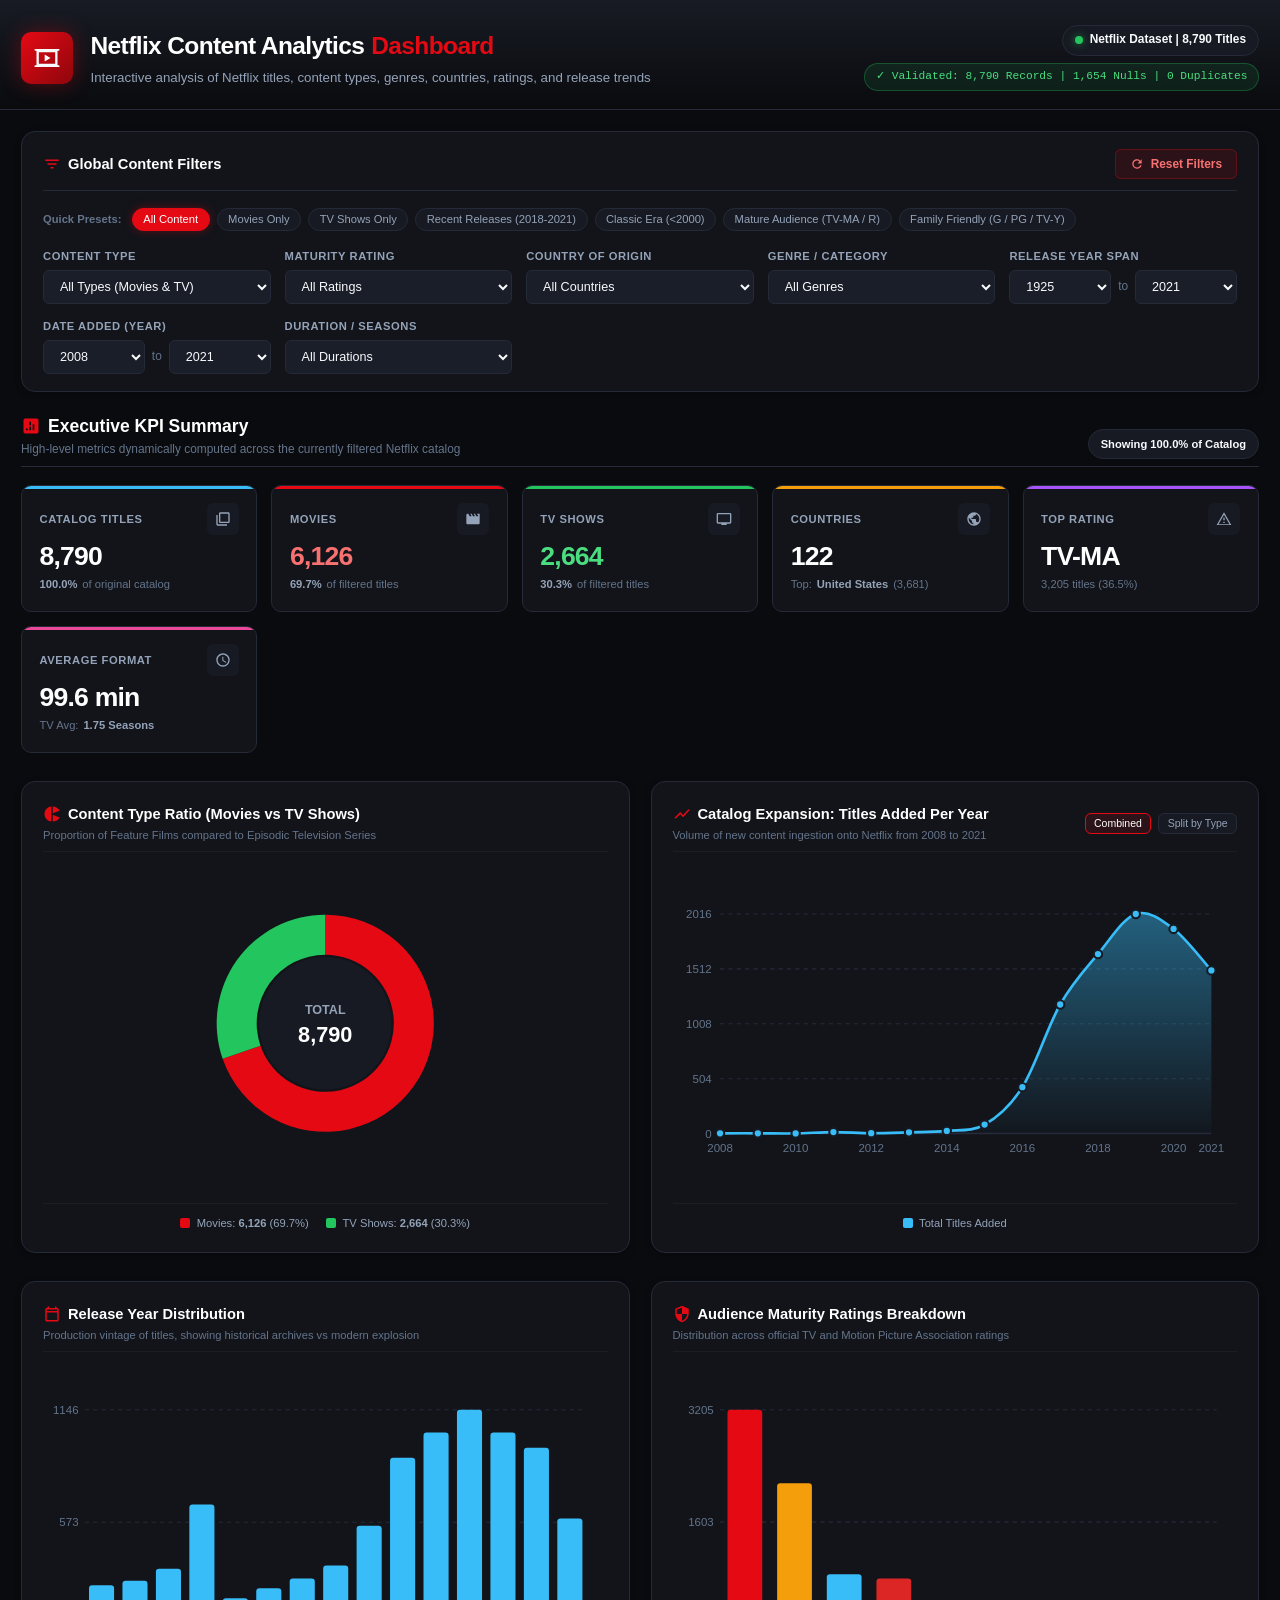
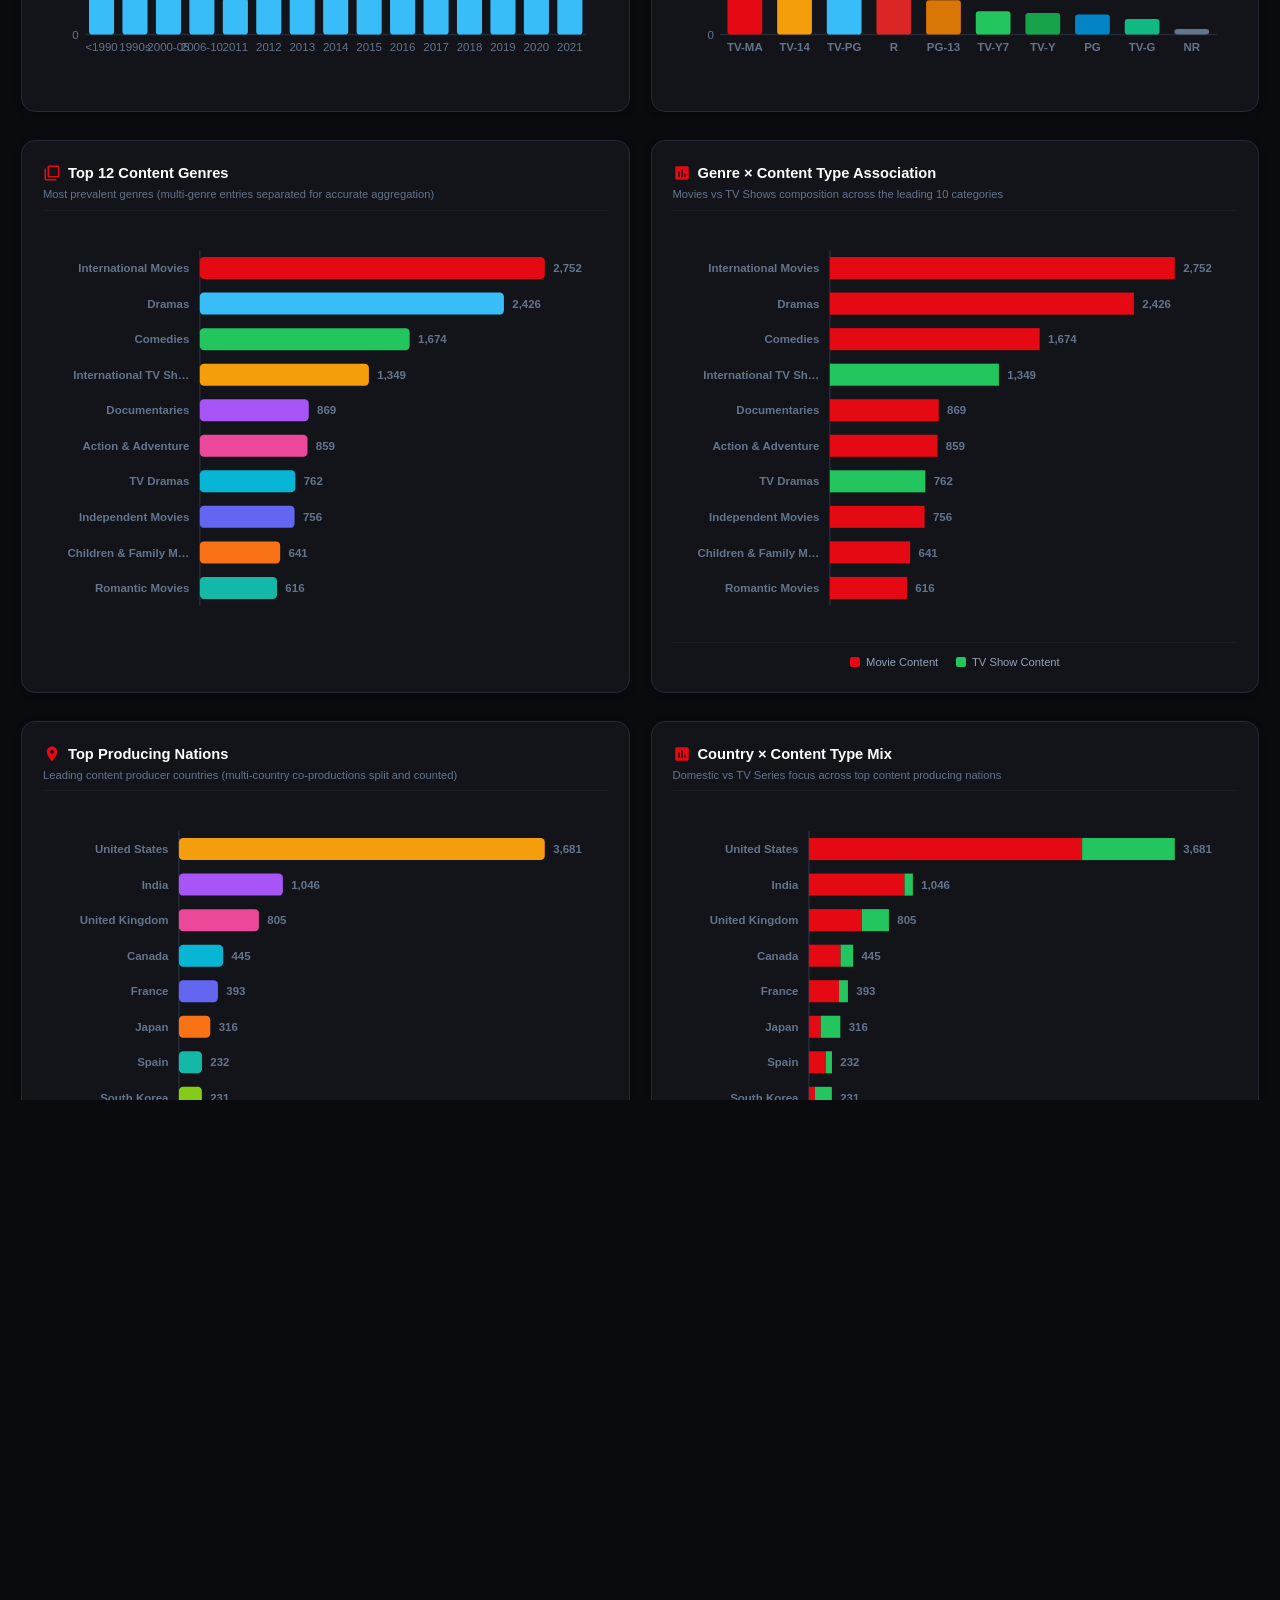
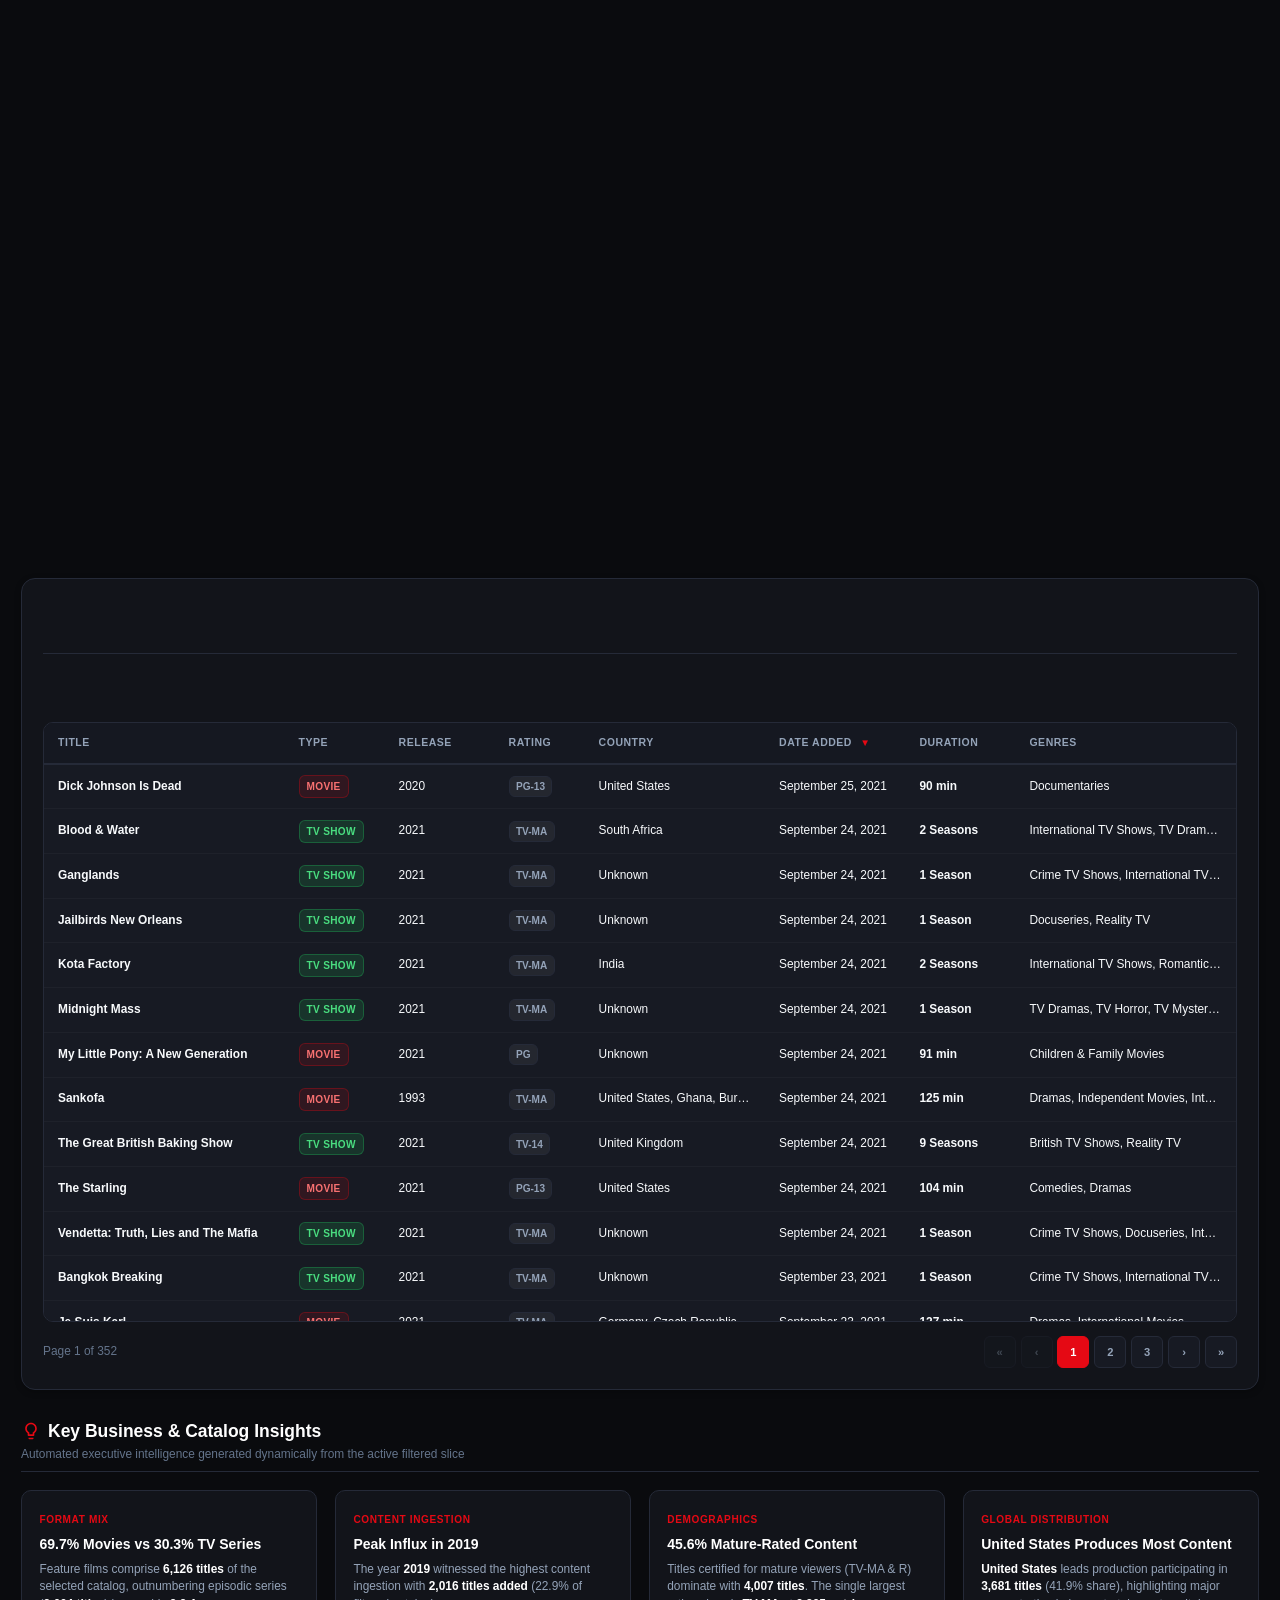
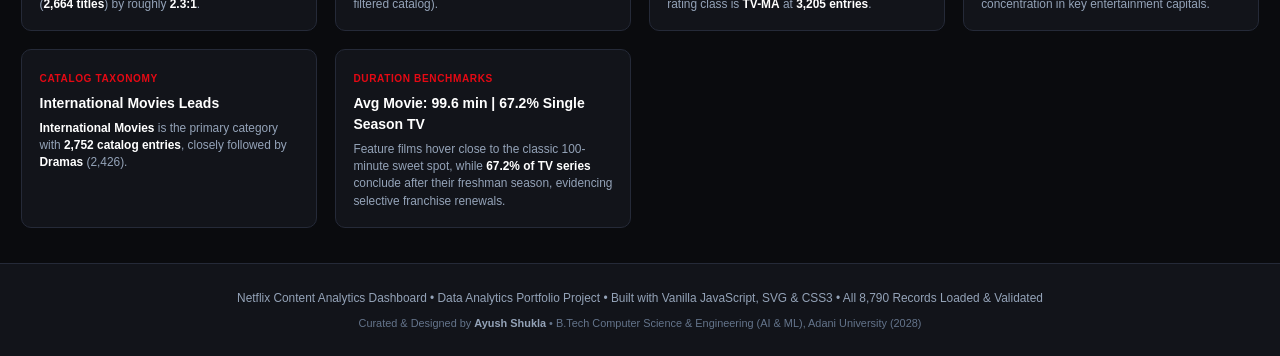
<file: index.html>
<!DOCTYPE html>
<html lang="en">
<head>
  <meta charset="UTF-8">
  <meta name="viewport" content="width=device-width, initial-scale=1.0">
  <meta name="description" content="Netflix Content Analytics Dashboard - Interactive Business Intelligence analysis of Netflix catalog titles, genres, release trends, content types, countries, and audience ratings.">
  <meta name="author" content="Ayush Shukla">
  <title>Netflix Content Analytics Dashboard</title>
  <link rel="stylesheet" href="styles.css">
</head>
<body>

  <!-- Floating Custom Tooltip Element -->
  <div id="dashboard-tooltip" role="tooltip" aria-hidden="true"></div>

  <!-- Dashboard Main Header -->
  <header class="dashboard-header" role="banner">
    <div class="dashboard-container header-inner">
      <div class="brand-section">
        <div class="brand-icon-wrapper" aria-hidden="true">
          <!-- Streaming analytics SVG icon -->
          <svg viewBox="0 0 24 24">
            <path d="M4 6h16v12H4z" fill="none" stroke="currentColor" stroke-width="2"/>
            <path d="M10 9l5 3-5 3V9z"/>
            <path d="M2 19h20M2 5h20" stroke="currentColor" stroke-width="1.5" stroke-linecap="round"/>
          </svg>
        </div>
        <div>
          <h1 class="brand-title">Netflix Content Analytics <span class="accent">Dashboard</span></h1>
          <p class="brand-subtitle">Interactive analysis of Netflix titles, content types, genres, countries, ratings, and release trends</p>
        </div>
      </div>

      <div class="header-status-section">
        <div class="dataset-badge" id="dataset-counter-badge">
          <span class="status-dot"></span>
          <span id="header-dataset-label">Netflix Dataset | <strong id="header-total-titles">8,790</strong> Titles</span>
        </div>
        <div class="validation-badge" id="header-validation-badge" title="Data Validation Status">
          ✓ Validated: 8,790 Records | 4,275 Nulls | 0 Duplicates
        </div>
      </div>
    </div>
  </header>

  <!-- Main Content Layout -->
  <main class="dashboard-container" role="main">

    <!-- GLOBAL FILTERS SECTION -->
    <section class="filter-panel" aria-label="Global Catalog Filters">
      <div class="filter-panel-header">
        <div class="filter-panel-title">
          <svg viewBox="0 0 24 24"><path d="M10 18h4v-2h-4v2zM3 6v2h18V6H3zm3 7h12v-2H6v2z"/></svg>
          <span>Global Content Filters</span>
          <span id="active-filter-count-badge" class="filter-chip" style="display:none;">0 Active</span>
        </div>
        <div class="filter-panel-actions">
          <button id="btn-reset-filters" class="btn btn-danger" type="button" title="Reset all filters back to full dataset">
            <svg width="14" height="14" viewBox="0 0 24 24" fill="currentColor"><path d="M17.65 6.35A7.958 7.958 0 0012 4c-4.42 0-7.99 3.58-7.99 8s3.57 8 7.99 8c3.73 0 6.84-2.55 7.73-6h-2.08A5.99 5.99 0 0112 18c-3.31 0-6-2.69-6-6s2.69-6 6-6c1.66 0 3.14.69 4.22 1.78L13 11h7V4l-2.35 2.35z"/></svg>
            Reset Filters
          </button>
        </div>
      </div>

      <!-- Quick Filter Presets -->
      <div class="quick-presets-bar" aria-label="Filter Presets">
        <span class="active-filters-label">Quick Presets:</span>
        <button type="button" class="preset-chip active" data-preset="all">All Content</button>
        <button type="button" class="preset-chip" data-preset="movies">Movies Only</button>
        <button type="button" class="preset-chip" data-preset="tv">TV Shows Only</button>
        <button type="button" class="preset-chip" data-preset="recent">Recent Releases (2018-2021)</button>
        <button type="button" class="preset-chip" data-preset="classics">Classic Era (&lt;2000)</button>
        <button type="button" class="preset-chip" data-preset="mature">Mature Audience (TV-MA / R)</button>
        <button type="button" class="preset-chip" data-preset="family">Family Friendly (G / PG / TV-Y)</button>
      </div>

      <!-- Main Controls Filter Grid -->
      <div class="filter-grid" style="margin-top: 1.25rem;">
        <!-- Type Filter -->
        <div class="filter-item">
          <label class="filter-label" for="filter-type">Content Type</label>
          <select id="filter-type" class="filter-select">
            <option value="ALL">All Types (Movies & TV)</option>
            <option value="Movie">Movies</option>
            <option value="TV Show">TV Shows</option>
          </select>
        </div>

        <!-- Rating Filter -->
        <div class="filter-item">
          <label class="filter-label" for="filter-rating">Maturity Rating</label>
          <select id="filter-rating" class="filter-select">
            <option value="ALL">All Ratings</option>
          </select>
        </div>

        <!-- Country Filter -->
        <div class="filter-item">
          <label class="filter-label" for="filter-country">Country of Origin</label>
          <select id="filter-country" class="filter-select">
            <option value="ALL">All Countries</option>
          </select>
        </div>

        <!-- Genre Filter -->
        <div class="filter-item">
          <label class="filter-label" for="filter-genre">Genre / Category</label>
          <select id="filter-genre" class="filter-select">
            <option value="ALL">All Genres</option>
          </select>
        </div>

        <!-- Release Year Range -->
        <div class="filter-item">
          <label class="filter-label" for="filter-year-min">Release Year Span</label>
          <div class="filter-range-group">
            <select id="filter-year-min" class="filter-select" aria-label="Min Release Year"></select>
            <span class="filter-range-sep">to</span>
            <select id="filter-year-max" class="filter-select" aria-label="Max Release Year"></select>
          </div>
        </div>

        <!-- Year Added Range -->
        <div class="filter-item">
          <label class="filter-label" for="filter-added-min">Date Added (Year)</label>
          <div class="filter-range-group">
            <select id="filter-added-min" class="filter-select" aria-label="Min Year Added"></select>
            <span class="filter-range-sep">to</span>
            <select id="filter-added-max" class="filter-select" aria-label="Max Year Added"></select>
          </div>
        </div>

        <!-- Duration Bracket Filter -->
        <div class="filter-item">
          <label class="filter-label" for="filter-duration">Duration / Seasons</label>
          <select id="filter-duration" class="filter-select">
            <option value="ALL">All Durations</option>
            <option value="MOV_SHORT">Movies: Short (&lt; 60 min)</option>
            <option value="MOV_MEDIUM">Movies: Standard (60 - 110 min)</option>
            <option value="MOV_LONG">Movies: Feature (110 - 150 min)</option>
            <option value="MOV_EPIC">Movies: Epic (&gt; 150 min)</option>
            <option value="TV_SINGLE">TV Shows: 1 Season (Limited/Miniseries)</option>
            <option value="TV_MULTI">TV Shows: 2 - 3 Seasons</option>
            <option value="TV_LONG">TV Shows: 4+ Seasons (Long-running)</option>
          </select>
        </div>
      </div>

      <!-- Active Filter Tags Display -->
      <div id="active-filters-container" class="active-filters-bar" style="display: none;">
        <span class="active-filters-label">Active Filter Criteria:</span>
        <div id="active-chips-list" style="display:inline-flex; flex-wrap:wrap; gap:0.5rem;"></div>
      </div>
    </section>

    <!-- KPI OVERVIEW SECTION -->
    <section class="kpi-section" aria-label="Key Performance Indicators">
      <div class="section-header">
        <div>
          <h2 class="section-title">
            <svg viewBox="0 0 24 24"><path d="M19 3H5c-1.1 0-2 .9-2 2v14c0 1.1.9 2 2 2h14c1.1 0 2-.9 2-2V5c0-1.1-.9-2-2-2zm-7 14h-2v-4h2v4zm0-6h-2V7h2v4zm4 6h-2v-7h2v7zm-8 0H6v-2h2v2z"/></svg>
            Executive KPI Summary
          </h2>
          <p class="section-desc">High-level metrics dynamically computed across the currently filtered Netflix catalog</p>
        </div>
        <div id="kpi-filter-share" class="dataset-badge" style="font-size: 0.8rem;">
          Showing 100% of Catalog
        </div>
      </div>

      <div class="kpi-grid">
        <!-- 1. Total Titles -->
        <div class="kpi-card total" id="kpi-total-card">
          <div class="kpi-header">
            <span class="kpi-title">Catalog Titles</span>
            <div class="kpi-icon">
              <svg viewBox="0 0 24 24"><path d="M4 6H2v14c0 1.1.9 2 2 2h14v-2H4V6zm16-4H8c-1.1 0-2 .9-2 2v12c0 1.1.9 2 2 2h12c1.1 0 2-.9 2-2V4c0-1.1-.9-2-2-2zm0 14H8V4h12v12z"/></svg>
            </div>
          </div>
          <div class="kpi-value" id="kpi-total-titles">8,790</div>
          <div class="kpi-subtext" id="kpi-total-sub">100% of entire catalog</div>
        </div>

        <!-- 2. Movies -->
        <div class="kpi-card movie" id="kpi-movies-card">
          <div class="kpi-header">
            <span class="kpi-title">Movies</span>
            <div class="kpi-icon">
              <svg viewBox="0 0 24 24"><path d="M18 4l2 4h-3l-2-4h-2l2 4h-3l-2-4H8l2 4H7L5 4H4c-1.1 0-1.99.9-1.99 2L2 18c0 1.1.9 2 2 2h16c1.1 0 2-.9 2-2V4h-4z"/></svg>
            </div>
          </div>
          <div class="kpi-value" id="kpi-movies-count" style="color: #f87171;">6,126</div>
          <div class="kpi-subtext" id="kpi-movies-pct"><strong>69.7%</strong> of filtered titles</div>
        </div>

        <!-- 3. TV Shows -->
        <div class="kpi-card tv" id="kpi-tv-card">
          <div class="kpi-header">
            <span class="kpi-title">TV Shows</span>
            <div class="kpi-icon">
              <svg viewBox="0 0 24 24"><path d="M21 3H3c-1.1 0-2 .9-2 2v12c0 1.1.9 2 2 2h5v2h8v-2h5c1.1 0 1.99-.9 1.99-2L23 5c0-1.1-.9-2-2-2zm0 14H3V5h18v12z"/></svg>
            </div>
          </div>
          <div class="kpi-value" id="kpi-tv-count" style="color: #4ade80;">2,664</div>
          <div class="kpi-subtext" id="kpi-tv-pct"><strong>30.3%</strong> of filtered titles</div>
        </div>

        <!-- 4. Unique Countries -->
        <div class="kpi-card country">
          <div class="kpi-header">
            <span class="kpi-title">Countries</span>
            <div class="kpi-icon">
              <svg viewBox="0 0 24 24"><path d="M12 2C6.48 2 2 6.48 2 12s4.48 10 10 10 10-4.48 10-10S17.52 2 12 2zm-1 17.93c-3.95-.49-7-3.85-7-7.93 0-.62.08-1.21.21-1.79L9 15v1c0 1.1.9 2 2 2v1.93zm6.9-2.54c-.26-.81-1-1.39-1.9-1.39h-1v-3c0-.55-.45-1-1-1H8v-2h2c.55 0 1-.45 1-1V7h2c1.1 0 2-.9 2-2v-.41c2.93 1.19 5 4.06 5 7.41 0 2.08-.8 3.97-2.1 5.39z"/></svg>
            </div>
          </div>
          <div class="kpi-value" id="kpi-countries-count">122</div>
          <div class="kpi-subtext" id="kpi-countries-top">Top: <strong>United States</strong></div>
        </div>

        <!-- 5. Ratings & Maturity -->
        <div class="kpi-card rating">
          <div class="kpi-header">
            <span class="kpi-title">Top Rating</span>
            <div class="kpi-icon">
              <svg viewBox="0 0 24 24"><path d="M12 2L1 21h22L12 2zm0 3.45l8.27 14.3H3.73L12 5.45zM11 10v4h2v-4h-2zm0 6v2h2v-2h-2z"/></svg>
            </div>
          </div>
          <div class="kpi-value" id="kpi-top-rating">TV-MA</div>
          <div class="kpi-subtext" id="kpi-top-rating-sub">3,205 titles (36.5%)</div>
        </div>

        <!-- 6. Movie Runtime / Seasons -->
        <div class="kpi-card duration">
          <div class="kpi-header">
            <span class="kpi-title">Average Format</span>
            <div class="kpi-icon">
              <svg viewBox="0 0 24 24"><path d="M11.99 2C6.47 2 2 6.48 2 12s4.47 10 9.99 10C17.52 22 22 17.52 22 12S17.52 2 11.99 2zM12 20c-4.42 0-8-3.58-8-8s3.58-8 8-8 8 3.58 8 8-3.58 8-8 8zm.5-13H11v6l5.25 3.15.75-1.23-4.5-2.67z"/></svg>
            </div>
          </div>
          <div class="kpi-value" id="kpi-avg-duration">99.6 min</div>
          <div class="kpi-subtext" id="kpi-avg-seasons">TV Avg: <strong>1.75 Seasons</strong></div>
        </div>
      </div>
    </section>

    <!-- CONTENT TYPE ANALYSIS & TIME TRENDS (SECTIONS 1 & 2) -->
    <div class="analytics-grid-two-col">
      <!-- SECTION 1: Content Type Distribution -->
      <div class="chart-card" id="card-type-distribution">
        <div class="chart-card-header">
          <div>
            <h3 class="chart-card-title">
              <svg viewBox="0 0 24 24"><path d="M11 2v20c-5.07-.5-9-4.79-9-10s3.93-9.5 9-10zm2 0v8.99L21.95 7.5C20.61 4.22 17.18 2 13 2zm0 11.01V22c4.18 0 7.61-2.22 8.95-5.5L13 13.01z"/></svg>
              Content Type Ratio (Movies vs TV Shows)
            </h3>
            <p class="chart-card-subtitle">Proportion of Feature Films compared to Episodic Television Series</p>
          </div>
        </div>
        <div class="chart-wrapper" id="chart-content-type-wrapper">
          <svg id="chart-content-type" class="svg-chart" viewBox="0 0 360 280"></svg>
        </div>
        <div class="chart-legend" id="legend-content-type"></div>
      </div>

      <!-- SECTION 2: Titles Added Over Time -->
      <div class="chart-card" id="card-added-time">
        <div class="chart-card-header">
          <div>
            <h3 class="chart-card-title">
              <svg viewBox="0 0 24 24"><path d="M3.5 18.49l6-6.01 4 4L22 6.92l-1.41-1.41-7.09 7.97-4-4L2 16.99z"/></svg>
              Catalog Expansion: Titles Added Per Year
            </h3>
            <p class="chart-card-subtitle">Volume of new content ingestion onto Netflix from 2008 to 2021</p>
          </div>
          <div class="chart-controls">
            <button type="button" class="chart-btn-toggle active" data-time-mode="total">Combined</button>
            <button type="button" class="chart-btn-toggle" data-time-mode="split">Split by Type</button>
          </div>
        </div>
        <div class="chart-wrapper" id="chart-added-time-wrapper">
          <svg id="chart-added-time" class="svg-chart" viewBox="0 0 540 280"></svg>
        </div>
        <div class="chart-legend" id="legend-added-time"></div>
      </div>
    </div>

    <!-- RELEASE ERA DISTRIBUTION & RATINGS ANALYSIS (SECTIONS 3 & 6) -->
    <div class="analytics-grid-two-col">
      <!-- SECTION 3: Release Year Distribution -->
      <div class="chart-card">
        <div class="chart-card-header">
          <div>
            <h3 class="chart-card-title">
              <svg viewBox="0 0 24 24"><path d="M19 4h-1V2h-2v2H8V2H6v2H5c-1.11 0-1.99.9-1.99 2L3 20c0 1.1.89 2 2 2h14c1.1 0 2-.9 2-2V6c0-1.1-.9-2-2-2zm0 16H5V10h14v10zm0-12H5V6h14v2z"/></svg>
              Release Year Distribution
            </h3>
            <p class="chart-card-subtitle">Production vintage of titles, showing historical archives vs modern explosion</p>
          </div>
        </div>
        <div class="chart-wrapper" id="chart-release-year-wrapper">
          <svg id="chart-release-year" class="svg-chart" viewBox="0 0 540 280"></svg>
        </div>
      </div>

      <!-- SECTION 6: Ratings Analysis -->
      <div class="chart-card">
        <div class="chart-card-header">
          <div>
            <h3 class="chart-card-title">
              <svg viewBox="0 0 24 24"><path d="M12 1L3 5v6c0 5.55 3.84 10.74 9 12 5.16-1.26 9-6.45 9-12V5l-9-4zm0 10.99h7c-.53 4.12-3.28 7.79-7 8.94V12H5V6.3l7-3.11v8.8z"/></svg>
              Audience Maturity Ratings Breakdown
            </h3>
            <p class="chart-card-subtitle">Distribution across official TV and Motion Picture Association ratings</p>
          </div>
        </div>
        <div class="chart-wrapper" id="chart-ratings-wrapper">
          <svg id="chart-ratings" class="svg-chart" viewBox="0 0 540 280"></svg>
        </div>
      </div>
    </div>

    <!-- TOP GENRES & GENRE BY CONTENT TYPE (SECTIONS 4 & 9) -->
    <div class="analytics-grid-two-col">
      <!-- SECTION 4: Top Genres -->
      <div class="chart-card">
        <div class="chart-card-header">
          <div>
            <h3 class="chart-card-title">
              <svg viewBox="0 0 24 24"><path d="M4 6H2v14c0 1.1.9 2 2 2h14v-2H4V6zm16-4H8c-1.1 0-2 .9-2 2v12c0 1.1.9 2 2 2h12c1.1 0 2-.9 2-2V4c0-1.1-.9-2-2-2zm0 14H8V4h12v12z"/></svg>
              Top 12 Content Genres
            </h3>
            <p class="chart-card-subtitle">Most prevalent genres (multi-genre entries separated for accurate aggregation)</p>
          </div>
        </div>
        <div class="chart-wrapper tall" id="chart-top-genres-wrapper">
          <svg id="chart-top-genres" class="svg-chart" viewBox="0 0 540 380"></svg>
        </div>
      </div>

      <!-- SECTION 9: Genre x Content Type -->
      <div class="chart-card">
        <div class="chart-card-header">
          <div>
            <h3 class="chart-card-title">
              <svg viewBox="0 0 24 24"><path d="M19 3H5c-1.1 0-2 .9-2 2v14c0 1.1.9 2 2 2h14c1.1 0 2-.9 2-2V5c0-1.1-.9-2-2-2zM9 17H7v-7h2v7zm4 0h-2V7h2v10zm4 0h-2v-4h2v4z"/></svg>
              Genre × Content Type Association
            </h3>
            <p class="chart-card-subtitle">Movies vs TV Shows composition across the leading 10 categories</p>
          </div>
        </div>
        <div class="chart-wrapper tall" id="chart-genre-type-wrapper">
          <svg id="chart-genre-type" class="svg-chart" viewBox="0 0 540 380"></svg>
        </div>
        <div class="chart-legend" id="legend-genre-type"></div>
      </div>
    </div>

    <!-- TOP COUNTRIES & COUNTRY BY CONTENT TYPE (SECTIONS 5 & 10) -->
    <div class="analytics-grid-two-col">
      <!-- SECTION 5: Top Countries -->
      <div class="chart-card">
        <div class="chart-card-header">
          <div>
            <h3 class="chart-card-title">
              <svg viewBox="0 0 24 24"><path d="M12 2C8.13 2 5 5.13 5 9c0 5.25 7 13 7 13s7-7.75 7-13c0-3.87-3.13-7-7-7zm0 9.5c-1.38 0-2.5-1.12-2.5-2.5s1.12-2.5 2.5-2.5 2.5 1.12 2.5 2.5-1.12 2.5-2.5 2.5z"/></svg>
              Top Producing Nations
            </h3>
            <p class="chart-card-subtitle">Leading content producer countries (multi-country co-productions split and counted)</p>
          </div>
        </div>
        <div class="chart-wrapper tall" id="chart-top-countries-wrapper">
          <svg id="chart-top-countries" class="svg-chart" viewBox="0 0 540 380"></svg>
        </div>
        <p style="font-size:0.75rem; color:var(--text-muted); margin-top:0.5rem; text-align:center;">
          * Note: International co-productions involving multiple countries are counted for each partner country.
        </p>
      </div>

      <!-- SECTION 10: Country x Content Type -->
      <div class="chart-card">
        <div class="chart-card-header">
          <div>
            <h3 class="chart-card-title">
              <svg viewBox="0 0 24 24"><path d="M19 3H5c-1.1 0-2 .9-2 2v14c0 1.1.9 2 2 2h14c1.1 0 2-.9 2-2V5c0-1.1-.9-2-2-2zM9 17H7v-7h2v7zm4 0h-2V7h2v10zm4 0h-2v-4h2v4z"/></svg>
              Country × Content Type Mix
            </h3>
            <p class="chart-card-subtitle">Domestic vs TV Series focus across top content producing nations</p>
          </div>
        </div>
        <div class="chart-wrapper tall" id="chart-country-type-wrapper">
          <svg id="chart-country-type" class="svg-chart" viewBox="0 0 540 380"></svg>
        </div>
        <div class="chart-legend" id="legend-country-type"></div>
      </div>
    </div>

    <!-- DURATION & SEASON ANALYSIS (SECTIONS 7 & 8) -->
    <div class="analytics-grid-two-col">
      <!-- SECTION 7: Movie Duration Analysis -->
      <div class="chart-card">
        <div class="chart-card-header">
          <div>
            <h3 class="chart-card-title">
              <svg viewBox="0 0 24 24"><path d="M11.99 2C6.47 2 2 6.48 2 12s4.47 10 9.99 10C17.52 22 22 17.52 22 12S17.52 2 11.99 2zM12 20c-4.42 0-8-3.58-8-8s3.58-8 8-8 8 3.58 8 8-3.58 8-8 8zm.5-13H11v6l5.25 3.15.75-1.23-4.5-2.67z"/></svg>
              Movie Duration Distribution (Minutes)
            </h3>
            <p class="chart-card-subtitle">Distribution of feature film runtimes across standard duration brackets</p>
          </div>
          <div id="movie-duration-badge" class="td-rating-badge">Avg: 99.6 min</div>
        </div>
        <div class="chart-wrapper" id="chart-movie-duration-wrapper">
          <svg id="chart-movie-duration" class="svg-chart" viewBox="0 0 540 280"></svg>
        </div>
      </div>

      <!-- SECTION 8: TV Show Seasons Analysis -->
      <div class="chart-card">
        <div class="chart-card-header">
          <div>
            <h3 class="chart-card-title">
              <svg viewBox="0 0 24 24"><path d="M21 3H3c-1.1 0-2 .9-2 2v12c0 1.1.9 2 2 2h5v2h8v-2h5c1.1 0 1.99-.9 1.99-2L23 5c0-1.1-.9-2-2-2zm0 14H3V5h18v12z"/></svg>
              TV Show Season Lifespan
            </h3>
            <p class="chart-card-subtitle">Series continuation rate illustrating single-season vs multi-season renewals</p>
          </div>
          <div id="tv-season-badge" class="td-rating-badge">Avg: 1.75 Seasons</div>
        </div>
        <div class="chart-wrapper" id="chart-tv-seasons-wrapper">
          <svg id="chart-tv-seasons" class="svg-chart" viewBox="0 0 540 280"></svg>
        </div>
      </div>
    </div>

    <!-- ADVANCED ANALYTICS (SECTION 10: GROWTH VELOCITY) -->
    <div class="analytics-full-col">
      <div class="chart-card">
        <div class="chart-card-header">
          <div>
            <h3 class="chart-card-title">
              <svg viewBox="0 0 24 24"><path d="M16 6l2.29 2.29-4.88 4.88-4-4L2 16.59 3.41 18l6-6 4 4 6.3-6.29L22 12V6z"/></svg>
              Catalog Growth Velocity & Year-over-Year Trajectory
            </h3>
            <p class="chart-card-subtitle">Historical cumulative catalog scale and annual expansion momentum</p>
          </div>
        </div>
        <div class="chart-wrapper" id="chart-growth-trajectory-wrapper" style="height: 280px;">
          <svg id="chart-growth-trajectory" class="svg-chart" viewBox="0 0 1080 260"></svg>
        </div>
      </div>
    </div>

    <!-- CONTENT EXPLORER (INTERACTIVE DATA TABLE) -->
    <section class="table-card" aria-label="Interactive Content Explorer">
      <div class="section-header">
        <div>
          <h2 class="section-title">
            <svg viewBox="0 0 24 24"><path d="M3 13h2v-2H3v2zm0 4h2v-2H3v2zm0-8h2V7H3v2zm4 4h14v-2H7v2zm0 4h14v-2H7v2zM7 7v2h14V7H7z"/></svg>
            Netflix Content Explorer
          </h2>
          <p class="section-desc">Search, sort, filter, and inspect detailed records from the active catalog</p>
        </div>
        <div class="table-actions">
          <button id="btn-export-csv" class="btn btn-secondary" type="button" title="Download current filtered dataset as CSV">
            <svg width="14" height="14" viewBox="0 0 24 24" fill="currentColor"><path d="M19 9h-4V3H9v6H5l7 7 7-7zM5 18v2h14v-2H5z"/></svg>
            Export CSV
          </button>
          <button id="btn-export-json" class="btn btn-secondary" type="button" title="Download current filtered dataset as JSON">
            <svg width="14" height="14" viewBox="0 0 24 24" fill="currentColor"><path d="M19 9h-4V3H9v6H5l7 7 7-7zM5 18v2h14v-2H5z"/></svg>
            Export JSON
          </button>
        </div>
      </div>

      <!-- Table Search & Controls Toolbar -->
      <div class="table-toolbar">
        <div class="search-box-wrapper">
          <svg class="search-box-icon" viewBox="0 0 24 24"><path d="M15.5 14h-.79l-.28-.27A6.471 6.471 0 0016 9.5 6.5 6.5 0 109.5 16c1.61 0 3.09-.59 4.23-1.57l.27.28v.79l5 4.99L20.49 19l-4.99-5zm-6 0C7.01 14 5 11.99 5 9.5S7.01 5 9.5 5 14 7.01 14 9.5 11.99 14 9.5 14z"/></svg>
          <input type="text" id="table-search-input" class="search-input" placeholder="Search by title, genre, country, cast, director..." aria-label="Search content">
          <button type="button" id="table-search-clear" class="search-clear-btn" aria-label="Clear search">&times;</button>
        </div>

        <div style="display: flex; align-items: center; gap: 1rem;">
          <div class="table-results-count" id="table-results-summary">Showing 1 - 25 of 8,790 titles</div>
          <div style="display:flex; align-items:center; gap:0.5rem;">
            <label for="table-page-size" style="font-size:0.8rem; color:var(--text-muted);">Rows:</label>
            <select id="table-page-size" class="filter-select" style="width: auto; padding: 0.35rem 0.6rem;">
              <option value="10">10</option>
              <option value="25" selected>25</option>
              <option value="50">50</option>
              <option value="100">100</option>
            </select>
          </div>
        </div>
      </div>

      <!-- Scrollable Data Table Container -->
      <div class="table-scroll-container">
        <table class="data-table" id="content-table" aria-label="Netflix titles list">
          <thead>
            <tr>
              <th data-sort="title" style="min-width: 220px;">Title <span class="sort-indicator" id="sort-title"></span></th>
              <th data-sort="type" style="width: 100px;">Type <span class="sort-indicator" id="sort-type"></span></th>
              <th data-sort="release_year" style="width: 110px;">Release <span class="sort-indicator" id="sort-release_year"></span></th>
              <th data-sort="rating" style="width: 90px;">Rating <span class="sort-indicator" id="sort-rating"></span></th>
              <th data-sort="country" style="min-width: 160px;">Country <span class="sort-indicator" id="sort-country"></span></th>
              <th data-sort="date_added" style="min-width: 140px;">Date Added <span class="sort-indicator" id="sort-date_added"></span></th>
              <th data-sort="duration_raw" style="width: 110px;">Duration <span class="sort-indicator" id="sort-duration_raw"></span></th>
              <th data-sort="listed_in" style="min-width: 220px;">Genres <span class="sort-indicator" id="sort-listed_in"></span></th>
            </tr>
          </thead>
          <tbody id="table-body">
            <!-- Dynamically populated rows -->
          </tbody>
        </table>
      </div>

      <!-- Pagination Footer -->
      <div class="table-pagination">
        <div class="pagination-info" id="pagination-page-indicator">Page 1 of 352</div>
        <div class="pagination-controls" id="pagination-controls-bar"></div>
      </div>
    </section>

    <!-- DYNAMIC BUSINESS INSIGHTS SECTION (SECTION 9) -->
    <section class="insights-section" aria-label="Key Business Insights">
      <div class="section-header">
        <div>
          <h2 class="section-title">
            <svg viewBox="0 0 24 24"><path d="M9 21c0 .55.45 1 1 1h4c.55 0 1-.45 1-1v-1H9v1zm3-19C8.14 2 5 5.14 5 9c0 2.38 1.19 4.47 3 5.74V17c0 .55.45 1 1 1h6c.55 0 1-.45 1-1v-2.26c1.81-1.27 3-3.36 3-5.74 0-3.86-3.14-7-7-7zm2.85 11.1l-.85.6V16h-4v-2.3l-.85-.6C7.8 12.16 7 10.63 7 9c0-2.76 2.24-5 5-5s5 2.24 5 5c0 1.63-.8 3.16-2.15 4.1z"/></svg>
            Key Business & Catalog Insights
          </h2>
          <p class="section-desc">Automated executive intelligence generated dynamically from the active filtered slice</p>
        </div>
      </div>

      <div class="insights-grid" id="insights-container">
        <!-- Dynamically injected insight cards -->
      </div>
    </section>

  </main>

  <!-- TITLE DETAILS MODAL INSPECTOR -->
  <div id="title-modal" class="modal-overlay" role="dialog" aria-modal="true" aria-hidden="true">
    <div class="modal-container">
      <div class="modal-header">
        <button id="modal-close-btn" class="modal-close-btn" type="button" aria-label="Close details">&times;</button>
        <h3 class="modal-title" id="modal-title-text">Title Details</h3>
        <div class="modal-meta-row" id="modal-meta-row"></div>
      </div>
      <div class="modal-body">
        <div class="modal-synopsis" id="modal-synopsis-text"></div>
        <div class="modal-detail-grid" id="modal-details-grid"></div>
      </div>
    </div>
  </div>

  <!-- PORTFOLIO READY FOOTER -->
  <footer class="dashboard-footer" role="contentinfo">
    <div class="dashboard-container">
      <p class="footer-text" id="footer-text">
        Netflix Content Analytics Dashboard • Data Analytics Portfolio Project • Built with Vanilla JavaScript, SVG &amp; CSS3 • All 8,790 Records Loaded &amp; Validated
      </p>
      <p class="footer-credits">
        Curated &amp; Designed by <strong>Ayush Shukla</strong> • B.Tech Computer Science &amp; Engineering (AI &amp; ML), Adani University (2028)
      </p>
    </div>
  </footer>

  <!-- Pre-bundled Data and Application Logic -->
  <script src="data.js"></script>
  <script src="app.js"></script>
</body>
</html>
</file>
<file: styles.css>
/* ==========================================================================
   Netflix Content Analytics Dashboard - Professional BI Stylesheet
   Designed with Dark Streaming Interface Aesthetics, Modern Typography & Responsive Layout
   ========================================================================== */

:root {
  /* Color Palette */
  --bg-base: #0a0b0e;
  --bg-surface: #12141a;
  --bg-card: #171a23;
  --bg-card-hover: #1e222e;
  --bg-input: #1a1e28;
  --bg-glass: rgba(23, 26, 35, 0.85);

  --border-subtle: #252a38;
  --border-focus: #e50914;
  --border-light: rgba(255, 255, 255, 0.08);

  --text-primary: #f8fafc;
  --text-secondary: #94a3b8;
  --text-muted: #64748b;
  --text-light: #ffffff;

  /* Brand Accents */
  --accent-netflix: #e50914;
  --accent-netflix-glow: rgba(229, 9, 20, 0.35);
  --accent-netflix-subtle: rgba(229, 9, 20, 0.12);
  --accent-movie: #e50914;
  --accent-tv: #22c55e;
  --accent-tv-subtle: rgba(34, 197, 94, 0.15);

  /* Chart & Category Palette */
  --chart-red: #e50914;
  --chart-green: #22c55e;
  --chart-blue: #38bdf8;
  --chart-amber: #f59e0b;
  --chart-purple: #a855f7;
  --chart-pink: #ec4899;
  --chart-cyan: #06b6d4;
  --chart-indigo: #6366f1;
  --chart-orange: #f97316;
  --chart-teal: #14b8a6;

  /* Typography */
  --font-family: -apple-system, BlinkMacSystemFont, "Segoe UI", Roboto, "Helvetica Neue", Arial, sans-serif;
  --font-mono: ui-monospace, SFMono-Regular, Menlo, Monaco, Consolas, "Liberation Mono", monospace;

  /* Elevation */
  --shadow-sm: 0 2px 6px rgba(0, 0, 0, 0.25);
  --shadow-md: 0 4px 14px rgba(0, 0, 0, 0.35);
  --shadow-lg: 0 10px 30px rgba(0, 0, 0, 0.5);
  --shadow-glow: 0 0 20px var(--accent-netflix-glow);

  /* Dimensions & Radius */
  --radius-sm: 6px;
  --radius-md: 10px;
  --radius-lg: 14px;
  --radius-full: 9999px;
  --header-height: 72px;
}

/* Reset & Box Sizing */
*, *::before, *::after {
  box-sizing: border-box;
  margin: 0;
  padding: 0;
}

html {
  font-size: 14px;
  scroll-behavior: smooth;
  color-scheme: dark;
}

body {
  font-family: var(--font-family);
  background-color: var(--bg-base);
  color: var(--text-primary);
  line-height: 1.5;
  min-height: 100vh;
  display: flex;
  flex-direction: column;
  overflow-x: hidden;
  -webkit-font-smoothing: antialiased;
}

/* Base Container */
.dashboard-container {
  width: 100%;
  max-width: 1560px;
  margin: 0 auto;
  padding: 0 1.5rem;
}

/* ==========================================================================
   Header Styles
   ========================================================================== */
.dashboard-header {
  background: linear-gradient(180deg, #181b24 0%, var(--bg-base) 100%);
  border-bottom: 1px solid var(--border-subtle);
  padding: 1.75rem 0 1.25rem 0;
  position: relative;
}

.header-inner {
  display: flex;
  justify-content: space-between;
  align-items: center;
  flex-wrap: wrap;
  gap: 1.5rem;
}

.brand-section {
  display: flex;
  align-items: center;
  gap: 1.25rem;
}

.brand-icon-wrapper {
  width: 52px;
  height: 52px;
  background: linear-gradient(135deg, #e50914 0%, #8e060c 100%);
  border-radius: var(--radius-md);
  display: flex;
  align-items: center;
  justify-content: center;
  box-shadow: var(--shadow-glow);
  flex-shrink: 0;
}

.brand-icon-wrapper svg {
  width: 28px;
  height: 28px;
  fill: #ffffff;
}

.brand-title {
  font-size: 1.75rem;
  font-weight: 800;
  color: var(--text-light);
  letter-spacing: -0.025em;
  display: flex;
  align-items: center;
  gap: 0.5rem;
}

.brand-title span.accent {
  color: var(--accent-netflix);
}

.brand-subtitle {
  font-size: 0.95rem;
  color: var(--text-secondary);
  margin-top: 0.25rem;
  max-width: 780px;
}

.header-status-section {
  display: flex;
  flex-direction: column;
  align-items: flex-end;
  gap: 0.5rem;
}

.dataset-badge {
  display: inline-flex;
  align-items: center;
  gap: 0.5rem;
  padding: 0.4rem 0.85rem;
  background: var(--bg-card);
  border: 1px solid var(--border-subtle);
  border-radius: var(--radius-full);
  font-size: 0.85rem;
  font-weight: 600;
  color: var(--text-primary);
}

.dataset-badge .status-dot {
  width: 8px;
  height: 8px;
  background-color: var(--accent-tv);
  border-radius: 50%;
  box-shadow: 0 0 8px rgba(34, 197, 94, 0.6);
  animation: pulse-dot 2s infinite;
}

@keyframes pulse-dot {
  0% { transform: scale(0.95); opacity: 0.8; }
  50% { transform: scale(1.15); opacity: 1; }
  100% { transform: scale(0.95); opacity: 0.8; }
}

.validation-badge {
  display: inline-flex;
  align-items: center;
  gap: 0.4rem;
  padding: 0.35rem 0.75rem;
  background: rgba(34, 197, 94, 0.1);
  border: 1px solid rgba(34, 197, 94, 0.3);
  border-radius: var(--radius-full);
  font-size: 0.8rem;
  font-family: var(--font-mono);
  font-weight: 500;
  color: #4ade80;
}

/* ==========================================================================
   Global Filter Panel
   ========================================================================== */
.filter-panel {
  background: var(--bg-surface);
  border: 1px solid var(--border-subtle);
  border-radius: var(--radius-lg);
  padding: 1.25rem 1.5rem;
  margin: 1.5rem 0;
  box-shadow: var(--shadow-sm);
  position: relative;
}

.filter-panel-header {
  display: flex;
  justify-content: space-between;
  align-items: center;
  flex-wrap: wrap;
  gap: 1rem;
  margin-bottom: 1.25rem;
  padding-bottom: 0.75rem;
  border-bottom: 1px solid var(--border-subtle);
}

.filter-panel-title {
  display: flex;
  align-items: center;
  gap: 0.5rem;
  font-size: 1.05rem;
  font-weight: 700;
  color: var(--text-light);
}

.filter-panel-title svg {
  width: 18px;
  height: 18px;
  fill: var(--accent-netflix);
}

.filter-panel-actions {
  display: flex;
  align-items: center;
  gap: 0.75rem;
}

.btn {
  display: inline-flex;
  align-items: center;
  justify-content: center;
  gap: 0.5rem;
  padding: 0.5rem 1rem;
  border-radius: var(--radius-sm);
  font-size: 0.85rem;
  font-weight: 600;
  cursor: pointer;
  transition: all 0.2s ease;
  border: 1px solid transparent;
  outline: none;
}

.btn-secondary {
  background: var(--bg-card);
  color: var(--text-primary);
  border-color: var(--border-subtle);
}

.btn-secondary:hover {
  background: var(--bg-card-hover);
  border-color: var(--border-light);
  color: var(--text-light);
}

.btn-danger {
  background: var(--accent-netflix-subtle);
  color: #f87171;
  border-color: rgba(229, 9, 20, 0.3);
}

.btn-danger:hover {
  background: var(--accent-netflix);
  color: #ffffff;
  border-color: var(--accent-netflix);
  box-shadow: 0 0 12px var(--accent-netflix-glow);
}

.btn-primary {
  background: var(--accent-netflix);
  color: #ffffff;
  border-color: var(--accent-netflix);
}

.btn-primary:hover {
  background: #f40612;
  box-shadow: 0 0 14px var(--accent-netflix-glow);
}

.filter-grid {
  display: grid;
  grid-template-columns: repeat(auto-fit, minmax(200px, 1fr));
  gap: 1rem;
}

.filter-item {
  display: flex;
  flex-direction: column;
  gap: 0.4rem;
}

.filter-label {
  font-size: 0.8rem;
  font-weight: 600;
  color: var(--text-secondary);
  text-transform: uppercase;
  letter-spacing: 0.05em;
  display: flex;
  align-items: center;
  justify-content: space-between;
}

.filter-input-wrapper {
  position: relative;
  display: flex;
  align-items: center;
}

.filter-select,
.filter-input {
  width: 100%;
  background: var(--bg-input);
  border: 1px solid var(--border-subtle);
  border-radius: var(--radius-sm);
  padding: 0.55rem 0.85rem;
  color: var(--text-primary);
  font-size: 0.9rem;
  font-family: inherit;
  transition: all 0.2s ease;
  outline: none;
}

.filter-select:hover,
.filter-input:hover {
  border-color: rgba(255, 255, 255, 0.2);
}

.filter-select:focus,
.filter-input:focus {
  border-color: var(--accent-netflix);
  box-shadow: 0 0 0 2px var(--accent-netflix-subtle);
}

.filter-range-group {
  display: flex;
  align-items: center;
  gap: 0.5rem;
}

.filter-range-sep {
  color: var(--text-muted);
  font-size: 0.85rem;
}

/* Active Filter Chips */
.active-filters-bar {
  display: flex;
  align-items: center;
  flex-wrap: wrap;
  gap: 0.5rem;
  margin-top: 1rem;
  padding-top: 0.75rem;
  border-top: 1px dashed var(--border-subtle);
}

.active-filters-label {
  font-size: 0.8rem;
  font-weight: 600;
  color: var(--text-muted);
  margin-right: 0.25rem;
}

.filter-chip {
  display: inline-flex;
  align-items: center;
  gap: 0.4rem;
  background: var(--accent-netflix-subtle);
  border: 1px solid rgba(229, 9, 20, 0.35);
  color: #fca5a5;
  padding: 0.25rem 0.65rem;
  border-radius: var(--radius-full);
  font-size: 0.75rem;
  font-weight: 500;
}

.filter-chip-remove {
  cursor: pointer;
  display: inline-flex;
  align-items: center;
  justify-content: center;
  width: 14px;
  height: 14px;
  border-radius: 50%;
  background: rgba(255, 255, 255, 0.1);
  transition: background 0.15s ease;
}

.filter-chip-remove:hover {
  background: var(--accent-netflix);
  color: #ffffff;
}

/* Quick Filter Presets */
.quick-presets-bar {
  display: flex;
  align-items: center;
  flex-wrap: wrap;
  gap: 0.5rem;
  margin-top: 0.75rem;
}

.preset-chip {
  padding: 0.3rem 0.75rem;
  background: var(--bg-card);
  border: 1px solid var(--border-subtle);
  border-radius: var(--radius-full);
  font-size: 0.8rem;
  font-weight: 500;
  color: var(--text-secondary);
  cursor: pointer;
  transition: all 0.2s ease;
}

.preset-chip:hover {
  background: var(--bg-card-hover);
  color: var(--text-light);
  border-color: var(--border-light);
}

.preset-chip.active {
  background: var(--accent-netflix);
  color: #ffffff;
  border-color: var(--accent-netflix);
  box-shadow: 0 0 10px var(--accent-netflix-glow);
}

/* ==========================================================================
   KPI Cards Section
   ========================================================================== */
.kpi-section {
  margin-bottom: 2rem;
}

.section-header {
  display: flex;
  justify-content: space-between;
  align-items: flex-end;
  margin-bottom: 1.25rem;
  padding-bottom: 0.5rem;
  border-bottom: 1px solid var(--border-subtle);
}

.section-title {
  font-size: 1.25rem;
  font-weight: 700;
  color: var(--text-light);
  display: flex;
  align-items: center;
  gap: 0.5rem;
}

.section-title svg {
  width: 20px;
  height: 20px;
  fill: var(--accent-netflix);
}

.section-desc {
  font-size: 0.85rem;
  color: var(--text-muted);
  margin-top: 0.15rem;
}

.kpi-grid {
  display: grid;
  grid-template-columns: repeat(auto-fit, minmax(210px, 1fr));
  gap: 1rem;
}

.kpi-card {
  background: var(--bg-surface);
  border: 1px solid var(--border-subtle);
  border-radius: var(--radius-md);
  padding: 1.25rem;
  display: flex;
  flex-direction: column;
  justify-content: space-between;
  position: relative;
  overflow: hidden;
  transition: transform 0.2s ease, border-color 0.2s ease, box-shadow 0.2s ease;
}

.kpi-card::before {
  content: '';
  position: absolute;
  top: 0;
  left: 0;
  right: 0;
  height: 3px;
  background: var(--border-subtle);
  transition: background 0.2s ease;
}

.kpi-card:hover {
  transform: translateY(-2px);
  border-color: rgba(255, 255, 255, 0.15);
  box-shadow: var(--shadow-md);
}

.kpi-card.movie::before { background: var(--accent-movie); }
.kpi-card.tv::before { background: var(--accent-tv); }
.kpi-card.total::before { background: var(--chart-blue); }
.kpi-card.country::before { background: var(--chart-amber); }
.kpi-card.rating::before { background: var(--chart-purple); }
.kpi-card.duration::before { background: var(--chart-pink); }

.kpi-header {
  display: flex;
  justify-content: space-between;
  align-items: center;
  margin-bottom: 0.5rem;
}

.kpi-title {
  font-size: 0.8rem;
  font-weight: 600;
  color: var(--text-secondary);
  text-transform: uppercase;
  letter-spacing: 0.05em;
}

.kpi-icon {
  width: 32px;
  height: 32px;
  border-radius: var(--radius-sm);
  background: var(--bg-card);
  display: flex;
  align-items: center;
  justify-content: center;
}

.kpi-icon svg {
  width: 16px;
  height: 16px;
  fill: var(--text-secondary);
}

.kpi-value {
  font-size: 1.9rem;
  font-weight: 800;
  color: var(--text-light);
  letter-spacing: -0.03em;
  line-height: 1.1;
  margin-bottom: 0.35rem;
  font-variant-numeric: tabular-nums;
}

.kpi-subtext {
  font-size: 0.8rem;
  color: var(--text-muted);
  display: flex;
  align-items: center;
  gap: 0.35rem;
}

.kpi-subtext strong {
  color: var(--text-secondary);
  font-weight: 600;
}

/* ==========================================================================
   Analytics Grid & Visualizations Layout
   ========================================================================== */
.analytics-grid-two-col {
  display: grid;
  grid-template-columns: repeat(2, 1fr);
  gap: 1.5rem;
  margin-bottom: 2rem;
}

.analytics-grid-three-col {
  display: grid;
  grid-template-columns: repeat(3, 1fr);
  gap: 1.5rem;
  margin-bottom: 2rem;
}

.analytics-full-col {
  margin-bottom: 2rem;
}

.chart-card {
  background: var(--bg-surface);
  border: 1px solid var(--border-subtle);
  border-radius: var(--radius-lg);
  padding: 1.5rem;
  display: flex;
  flex-direction: column;
  box-shadow: var(--shadow-sm);
  position: relative;
  transition: border-color 0.2s ease;
}

.chart-card:hover {
  border-color: rgba(255, 255, 255, 0.12);
}

.chart-card-header {
  display: flex;
  justify-content: space-between;
  align-items: center;
  margin-bottom: 1.25rem;
  padding-bottom: 0.5rem;
  border-bottom: 1px solid rgba(255, 255, 255, 0.04);
}

.chart-card-title {
  font-size: 1.05rem;
  font-weight: 700;
  color: var(--text-light);
  display: flex;
  align-items: center;
  gap: 0.5rem;
}

.chart-card-title svg {
  width: 18px;
  height: 18px;
  fill: var(--accent-netflix);
}

.chart-card-subtitle {
  font-size: 0.8rem;
  color: var(--text-muted);
  margin-top: 0.15rem;
}

.chart-controls {
  display: flex;
  align-items: center;
  gap: 0.5rem;
}

.chart-btn-toggle {
  background: var(--bg-card);
  border: 1px solid var(--border-subtle);
  color: var(--text-secondary);
  font-size: 0.75rem;
  padding: 0.25rem 0.6rem;
  border-radius: var(--radius-sm);
  cursor: pointer;
}

.chart-btn-toggle.active {
  background: var(--accent-netflix-subtle);
  border-color: var(--accent-netflix);
  color: #fff;
}

.chart-wrapper {
  position: relative;
  width: 100%;
  height: 320px;
  display: flex;
  align-items: center;
  justify-content: center;
}

.chart-wrapper.tall {
  height: 400px;
}

/* SVG Chart Elements */
.svg-chart {
  width: 100%;
  height: 100%;
  overflow: visible;
}

.chart-grid-line {
  stroke: var(--border-subtle);
  stroke-dasharray: 4, 4;
  stroke-width: 1;
}

.chart-axis-line {
  stroke: var(--border-subtle);
  stroke-width: 1.5;
}

.chart-axis-text {
  font-size: 11px;
  font-family: inherit;
  fill: var(--text-muted);
}

.chart-bar {
  cursor: pointer;
  transition: opacity 0.2s ease, filter 0.2s ease;
}

.chart-bar:hover {
  opacity: 0.85;
  filter: brightness(1.2);
}

.chart-donut-slice {
  cursor: pointer;
  transition: transform 0.2s ease, opacity 0.2s ease;
  transform-origin: center;
}

.chart-donut-slice:hover {
  opacity: 0.9;
  filter: brightness(1.15);
}

.chart-area {
  opacity: 0.25;
}

.chart-line {
  fill: none;
  stroke-width: 2.5;
  stroke-linecap: round;
  stroke-linejoin: round;
}

.chart-point {
  cursor: pointer;
  transition: r 0.2s ease, stroke-width 0.2s ease;
}

.chart-point:hover {
  r: 6;
  stroke-width: 3;
}

/* Chart Legends */
.chart-legend {
  display: flex;
  justify-content: center;
  align-items: center;
  flex-wrap: wrap;
  gap: 1.25rem;
  margin-top: 1rem;
  padding-top: 0.75rem;
  border-top: 1px solid rgba(255, 255, 255, 0.04);
}

.legend-item {
  display: flex;
  align-items: center;
  gap: 0.45rem;
  font-size: 0.8rem;
  color: var(--text-secondary);
  cursor: pointer;
  transition: color 0.15s ease;
}

.legend-item:hover {
  color: var(--text-light);
}

.legend-color-dot {
  width: 10px;
  height: 10px;
  border-radius: 2px;
}

/* ==========================================================================
   Interactive Floating Tooltip
   ========================================================================== */
#dashboard-tooltip {
  position: fixed;
  z-index: 9999;
  pointer-events: none;
  background: var(--bg-card);
  border: 1px solid var(--border-light);
  border-left: 3px solid var(--accent-netflix);
  border-radius: var(--radius-sm);
  padding: 0.6rem 0.9rem;
  color: var(--text-primary);
  font-size: 0.82rem;
  box-shadow: var(--shadow-lg);
  display: none;
  transform: translate(12px, -50%);
  max-width: 280px;
  backdrop-filter: blur(8px);
  line-height: 1.4;
  white-space: nowrap;
}

.tooltip-title {
  font-weight: 700;
  color: var(--text-light);
  margin-bottom: 0.2rem;
}

.tooltip-row {
  display: flex;
  justify-content: space-between;
  gap: 1.25rem;
  color: var(--text-secondary);
}

.tooltip-value {
  font-weight: 700;
  color: var(--text-light);
  font-family: var(--font-mono);
}

/* ==========================================================================
   Content Explorer (Interactive Table)
   ========================================================================== */
.table-card {
  background: var(--bg-surface);
  border: 1px solid var(--border-subtle);
  border-radius: var(--radius-lg);
  padding: 1.5rem;
  margin-bottom: 2rem;
  box-shadow: var(--shadow-sm);
}

.table-toolbar {
  display: flex;
  justify-content: space-between;
  align-items: center;
  flex-wrap: wrap;
  gap: 1rem;
  margin-bottom: 1.25rem;
}

.search-box-wrapper {
  position: relative;
  min-width: 280px;
  flex: 1;
  max-width: 480px;
}

.search-box-icon {
  position: absolute;
  left: 0.85rem;
  top: 50%;
  transform: translateY(-50%);
  width: 16px;
  height: 16px;
  fill: var(--text-muted);
  pointer-events: none;
}

.search-input {
  width: 100%;
  padding: 0.6rem 2.25rem 0.6rem 2.4rem;
  background: var(--bg-input);
  border: 1px solid var(--border-subtle);
  border-radius: var(--radius-full);
  color: var(--text-primary);
  font-size: 0.875rem;
  outline: none;
  transition: all 0.2s ease;
}

.search-input:focus {
  border-color: var(--accent-netflix);
  box-shadow: 0 0 0 2px var(--accent-netflix-subtle);
}

.search-clear-btn {
  position: absolute;
  right: 0.85rem;
  top: 50%;
  transform: translateY(-50%);
  background: none;
  border: none;
  color: var(--text-muted);
  cursor: pointer;
  font-size: 1rem;
  line-height: 1;
  display: none;
}

.search-clear-btn:hover {
  color: var(--text-light);
}

.table-actions {
  display: flex;
  align-items: center;
  gap: 0.75rem;
}

.table-results-count {
  font-size: 0.85rem;
  color: var(--text-muted);
  font-weight: 500;
}

.table-scroll-container {
  overflow-x: auto;
  border: 1px solid var(--border-subtle);
  border-radius: var(--radius-md);
  background: var(--bg-card);
  max-height: 600px;
}

.data-table {
  width: 100%;
  border-collapse: collapse;
  text-align: left;
  font-size: 0.85rem;
}

.data-table thead {
  position: sticky;
  top: 0;
  background: #151821;
  z-index: 10;
  border-bottom: 2px solid var(--border-subtle);
}

.data-table th {
  padding: 0.85rem 1rem;
  font-weight: 700;
  color: var(--text-secondary);
  text-transform: uppercase;
  font-size: 0.75rem;
  letter-spacing: 0.05em;
  white-space: nowrap;
  user-select: none;
  cursor: pointer;
  transition: color 0.15s ease, background 0.15s ease;
}

.data-table th:hover {
  color: var(--text-light);
  background: rgba(255, 255, 255, 0.02);
}

.data-table th .sort-indicator {
  display: inline-block;
  margin-left: 0.35rem;
  font-size: 0.7rem;
  color: var(--accent-netflix);
}

.data-table tbody tr {
  border-bottom: 1px solid rgba(255, 255, 255, 0.03);
  transition: background 0.15s ease;
  cursor: pointer;
}

.data-table tbody tr:hover {
  background: var(--bg-card-hover);
}

.data-table td {
  padding: 0.75rem 1rem;
  color: var(--text-primary);
  vertical-align: middle;
}

.td-title {
  font-weight: 600;
  color: var(--text-light);
  max-width: 240px;
  overflow: hidden;
  text-overflow: ellipsis;
  white-space: nowrap;
}

.td-type-badge {
  display: inline-block;
  padding: 0.2rem 0.5rem;
  border-radius: var(--radius-sm);
  font-size: 0.72rem;
  font-weight: 700;
  text-transform: uppercase;
  letter-spacing: 0.03em;
}

.td-type-badge.movie {
  background: var(--accent-netflix-subtle);
  color: #f87171;
  border: 1px solid rgba(229, 9, 20, 0.3);
}

.td-type-badge.tv {
  background: var(--accent-tv-subtle);
  color: #4ade80;
  border: 1px solid rgba(34, 197, 94, 0.3);
}

.td-rating-badge {
  display: inline-block;
  padding: 0.15rem 0.45rem;
  border-radius: var(--radius-sm);
  font-size: 0.72rem;
  font-weight: 600;
  background: rgba(255, 255, 255, 0.06);
  color: var(--text-secondary);
  border: 1px solid var(--border-subtle);
}

.td-genres {
  max-width: 220px;
  overflow: hidden;
  text-overflow: ellipsis;
  white-space: nowrap;
  color: var(--text-secondary);
}

.td-countries {
  max-width: 180px;
  overflow: hidden;
  text-overflow: ellipsis;
  white-space: nowrap;
  color: var(--text-secondary);
}

.table-pagination {
  display: flex;
  justify-content: space-between;
  align-items: center;
  flex-wrap: wrap;
  gap: 1rem;
  margin-top: 1rem;
}

.pagination-info {
  font-size: 0.85rem;
  color: var(--text-muted);
}

.pagination-controls {
  display: flex;
  align-items: center;
  gap: 0.35rem;
}

.page-btn {
  min-width: 32px;
  height: 32px;
  display: inline-flex;
  align-items: center;
  justify-content: center;
  border-radius: var(--radius-sm);
  background: var(--bg-card);
  border: 1px solid var(--border-subtle);
  color: var(--text-secondary);
  font-size: 0.8rem;
  font-weight: 600;
  cursor: pointer;
  transition: all 0.15s ease;
}

.page-btn:hover:not(:disabled) {
  background: var(--bg-card-hover);
  color: var(--text-light);
  border-color: var(--border-light);
}

.page-btn.active {
  background: var(--accent-netflix);
  color: #ffffff;
  border-color: var(--accent-netflix);
}

.page-btn:disabled {
  opacity: 0.35;
  cursor: not-allowed;
}

/* ==========================================================================
   Key Insights Section
   ========================================================================== */
.insights-section {
  margin-bottom: 2.5rem;
}

.insights-grid {
  display: grid;
  grid-template-columns: repeat(auto-fit, minmax(280px, 1fr));
  gap: 1.25rem;
}

.insight-card {
  background: var(--bg-surface);
  border: 1px solid var(--border-subtle);
  border-radius: var(--radius-md);
  padding: 1.25rem;
  position: relative;
  overflow: hidden;
  transition: transform 0.2s ease, border-color 0.2s ease;
}

.insight-card:hover {
  transform: translateY(-2px);
  border-color: rgba(255, 255, 255, 0.15);
}

.insight-card-tag {
  display: inline-flex;
  align-items: center;
  gap: 0.35rem;
  font-size: 0.72rem;
  font-weight: 700;
  text-transform: uppercase;
  letter-spacing: 0.06em;
  color: var(--accent-netflix);
  margin-bottom: 0.5rem;
}

.insight-card-title {
  font-size: 1rem;
  font-weight: 700;
  color: var(--text-light);
  margin-bottom: 0.4rem;
}

.insight-card-text {
  font-size: 0.85rem;
  color: var(--text-secondary);
  line-height: 1.45;
}

.insight-card-text strong {
  color: var(--text-light);
  font-weight: 600;
}

/* ==========================================================================
   Modal Title Details Inspector
   ========================================================================== */
.modal-overlay {
  position: fixed;
  inset: 0;
  background: rgba(0, 0, 0, 0.8);
  backdrop-filter: blur(6px);
  z-index: 10000;
  display: flex;
  align-items: center;
  justify-content: center;
  padding: 1.5rem;
  opacity: 0;
  pointer-events: none;
  transition: opacity 0.2s ease;
}

.modal-overlay.active {
  opacity: 1;
  pointer-events: auto;
}

.modal-container {
  background: var(--bg-surface);
  border: 1px solid var(--border-subtle);
  border-radius: var(--radius-lg);
  max-width: 680px;
  width: 100%;
  max-height: 90vh;
  overflow-y: auto;
  box-shadow: var(--shadow-lg);
  position: relative;
  animation: modal-slide-in 0.25s ease-out;
}

@keyframes modal-slide-in {
  from { transform: translateY(20px) scale(0.97); opacity: 0; }
  to { transform: translateY(0) scale(1); opacity: 1; }
}

.modal-header {
  padding: 1.5rem 1.75rem 1rem 1.75rem;
  border-bottom: 1px solid var(--border-subtle);
  position: relative;
}

.modal-close-btn {
  position: absolute;
  top: 1.25rem;
  right: 1.5rem;
  width: 32px;
  height: 32px;
  border-radius: 50%;
  background: var(--bg-card);
  border: 1px solid var(--border-subtle);
  color: var(--text-secondary);
  font-size: 1.2rem;
  display: flex;
  align-items: center;
  justify-content: center;
  cursor: pointer;
  transition: all 0.15s ease;
}

.modal-close-btn:hover {
  background: var(--accent-netflix);
  color: #fff;
}

.modal-title {
  font-size: 1.5rem;
  font-weight: 800;
  color: var(--text-light);
  line-height: 1.2;
  margin-bottom: 0.5rem;
  padding-right: 2rem;
}

.modal-meta-row {
  display: flex;
  align-items: center;
  flex-wrap: wrap;
  gap: 0.75rem;
  font-size: 0.85rem;
  color: var(--text-muted);
}

.modal-body {
  padding: 1.5rem 1.75rem;
}

.modal-synopsis {
  font-size: 0.95rem;
  color: var(--text-primary);
  line-height: 1.6;
  margin-bottom: 1.5rem;
  padding-bottom: 1.25rem;
  border-bottom: 1px solid var(--border-subtle);
}

.modal-detail-grid {
  display: grid;
  grid-template-columns: 120px 1fr;
  row-gap: 0.75rem;
  column-gap: 1rem;
  font-size: 0.85rem;
}

.modal-label {
  font-weight: 600;
  color: var(--text-muted);
}

.modal-val {
  color: var(--text-secondary);
}

/* ==========================================================================
   Footer Section (Portfolio Ready)
   ========================================================================== */
.dashboard-footer {
  background: var(--bg-surface);
  border-top: 1px solid var(--border-subtle);
  padding: 1.75rem 0;
  margin-top: auto;
  text-align: center;
}

.footer-text {
  font-size: 0.85rem;
  color: var(--text-secondary);
  line-height: 1.6;
  max-width: 900px;
  margin: 0 auto;
}

.footer-credits {
  margin-top: 0.5rem;
  font-size: 0.78rem;
  color: var(--text-muted);
}

.footer-credits strong {
  color: var(--text-secondary);
}

/* ==========================================================================
   Empty State & Loading States
   ========================================================================== */
.empty-state {
  display: flex;
  flex-direction: column;
  align-items: center;
  justify-content: center;
  padding: 3rem 1.5rem;
  text-align: center;
  color: var(--text-muted);
}

.empty-state-icon {
  width: 48px;
  height: 48px;
  fill: var(--text-muted);
  opacity: 0.4;
  margin-bottom: 1rem;
}

.empty-state-title {
  font-size: 1.1rem;
  font-weight: 700;
  color: var(--text-secondary);
  margin-bottom: 0.35rem;
}

.empty-state-desc {
  font-size: 0.85rem;
  max-width: 420px;
  margin-bottom: 1rem;
}

/* ==========================================================================
   Responsive Breakpoints
   ========================================================================== */
@media (max-width: 1200px) {
  .analytics-grid-two-col {
    grid-template-columns: 1fr;
  }
}

@media (max-width: 992px) {
  .header-inner {
    flex-direction: column;
    align-items: flex-start;
  }
  .header-status-section {
    align-items: flex-start;
  }
}

@media (max-width: 768px) {
  html {
    font-size: 13px;
  }
  .dashboard-container {
    padding: 0 1rem;
  }
  .filter-grid {
    grid-template-columns: 1fr;
  }
  .kpi-grid {
    grid-template-columns: repeat(2, 1fr);
  }
  .table-toolbar {
    flex-direction: column;
    align-items: stretch;
  }
  .search-box-wrapper {
    max-width: 100%;
  }
  .table-actions {
    justify-content: space-between;
  }
}

@media (max-width: 480px) {
  .kpi-grid {
    grid-template-columns: 1fr;
  }
  .table-pagination {
    flex-direction: column;
    align-items: center;
  }
}

/* Reduced motion preference */
@media (prefers-reduced-motion: reduce) {
  *, *::before, *::after {
    animation-duration: 0.01ms !important;
    animation-iteration-count: 1 !important;
    transition-duration: 0.01ms !important;
    scroll-behavior: auto !important;
  }
}
</file>
